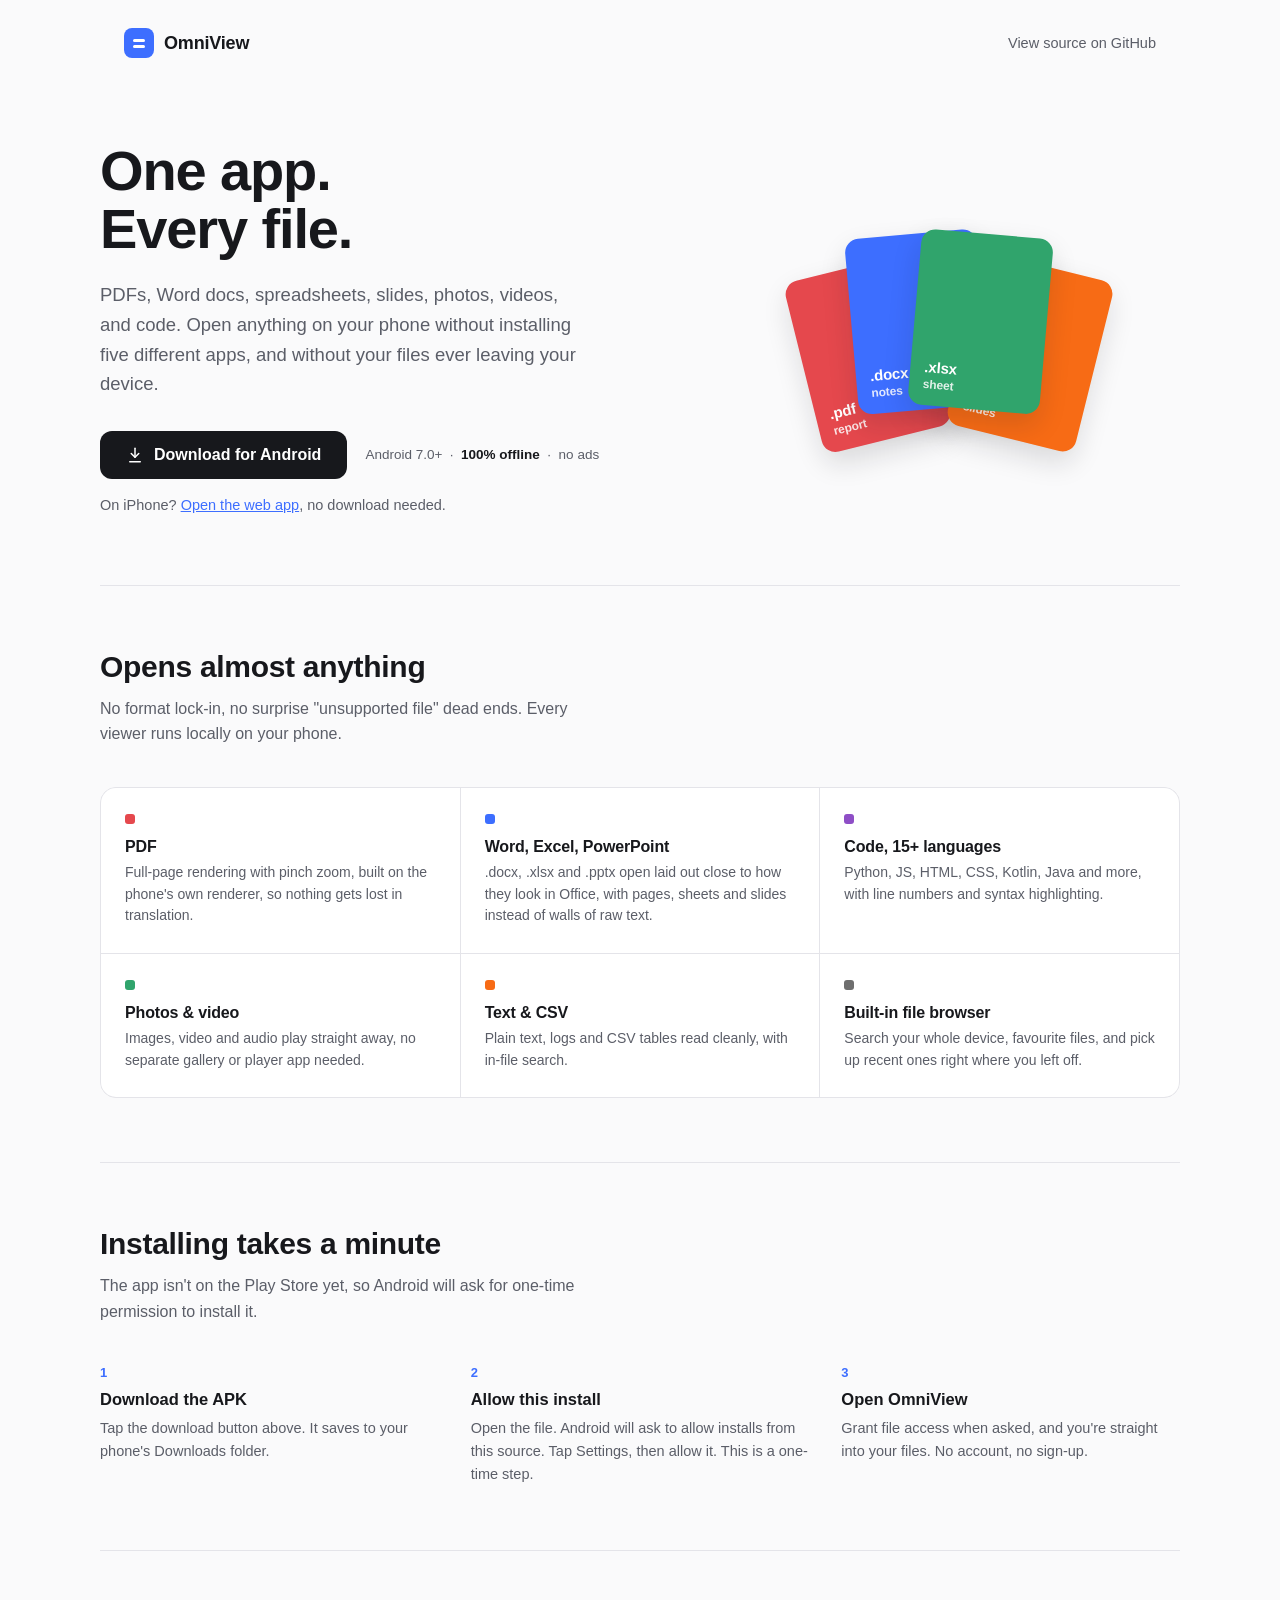
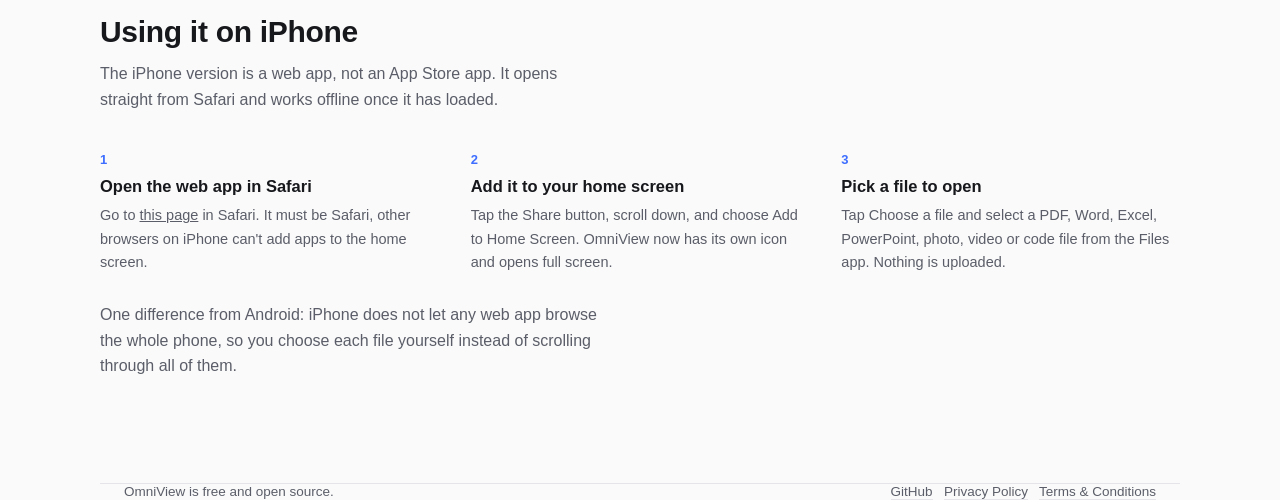
<file: docs/index.html>
<!DOCTYPE html>
<html lang="en">
<head>
<meta charset="UTF-8">
<meta name="viewport" content="width=device-width, initial-scale=1.0">
<title>OmniView: One app. Every file.</title>
<link rel="icon" type="image/svg+xml" href="data:image/svg+xml,%3Csvg xmlns='http://www.w3.org/2000/svg' viewBox='0 0 32 32'%3E%3Crect width='32' height='32' rx='8' fill='%233d6eff'/%3E%3Crect x='9' y='9' width='14' height='2.6' rx='1.3' fill='white'/%3E%3Crect x='9' y='15' width='14' height='2.6' rx='1.3' fill='white'/%3E%3Crect x='9' y='21' width='8' height='2.6' rx='1.3' fill='white'/%3E%3C/svg%3E">
<style>
  :root {
    --bg: #fafafb;
    --ink: #17181c;
    --ink-soft: #5b5e68;
    --line: #e4e4e9;
    --blue: #3d6eff;
    --pdf: #e5484d;
    --doc: #3d6eff;
    --sheet: #30a46c;
    --slide: #f76b15;
    --code: #8e4ec6;
  }
  * { box-sizing: border-box; }
  html, body {
    margin: 0;
    background: var(--bg);
    color: var(--ink);
    font-family: -apple-system, "Segoe UI", Roboto, Inter, Helvetica, Arial, sans-serif;
    -webkit-font-smoothing: antialiased;
  }
  body { padding-top: env(safe-area-inset-top, 0px); }
  a { color: inherit; }

  .wrap {
    max-width: 1080px;
    margin: 0 auto;
    padding: 0 24px;
  }

  /* ---------- Nav ---------- */
  nav.wrap {
    display: flex;
    align-items: center;
    justify-content: space-between;
    padding-top: 28px;
    padding-bottom: 28px;
  }
  .brand {
    display: flex;
    align-items: center;
    gap: 10px;
    font-weight: 700;
    font-size: 18px;
    letter-spacing: -0.01em;
  }
  .brand-mark {
    width: 30px; height: 30px;
    border-radius: 8px;
    background: var(--blue);
    position: relative;
    flex: none;
  }
  .brand-mark::before, .brand-mark::after {
    content: "";
    position: absolute;
    left: 9px; right: 9px;
    height: 2.5px;
    background: #fff;
    border-radius: 2px;
  }
  .brand-mark::before { top: 11px; }
  .brand-mark::after { top: 17px; }
  nav a.source {
    font-size: 14.5px;
    color: var(--ink-soft);
    text-decoration: none;
    border-bottom: 1px solid transparent;
  }
  nav a.source:hover { color: var(--ink); border-bottom-color: var(--ink); }

  /* ---------- Hero ---------- */
  .hero {
    padding: 56px 0 72px;
    display: grid;
    grid-template-columns: 1.1fr 0.9fr;
    gap: 56px;
    align-items: center;
  }
  h1 {
    font-size: 56px;
    line-height: 1.04;
    letter-spacing: -0.02em;
    margin: 0 0 22px;
    font-weight: 700;
  }
  .hero p.lede {
    font-size: 18.5px;
    line-height: 1.6;
    color: var(--ink-soft);
    max-width: 48ch;
    margin: 0 0 32px;
  }
  .cta-row { display: flex; align-items: center; gap: 18px; flex-wrap: wrap; }
  .btn-download {
    display: inline-flex;
    align-items: center;
    gap: 10px;
    background: var(--ink);
    color: #fff;
    text-decoration: none;
    font-weight: 600;
    font-size: 16px;
    padding: 15px 26px;
    border-radius: 12px;
    transition: transform 0.15s ease, background 0.15s ease;
  }
  .btn-download:hover { background: var(--blue); transform: translateY(-1px); }
  .btn-download svg { width: 18px; height: 18px; flex: none; }
  .meta-line {
    font-size: 13.5px;
    color: var(--ink-soft);
  }
  .meta-line strong { color: var(--ink); font-weight: 600; }
  .iphone-line { font-size: 14.5px; color: var(--ink-soft); margin: 18px 0 0; }
  .iphone-line a { color: var(--blue); }

  /* ---------- Hero visual: fanned file cards ---------- */
  .fan {
    position: relative;
    height: 320px;
  }
  .fan .card {
    position: absolute;
    width: 132px;
    height: 176px;
    border-radius: 14px;
    top: 50%; left: 50%;
    box-shadow: 0 12px 28px rgba(20,20,30,0.14);
    display: flex;
    flex-direction: column;
    justify-content: flex-end;
    padding: 14px;
    color: #fff;
    font-weight: 700;
    font-size: 15px;
    letter-spacing: -0.01em;
  }
  .fan .card span { opacity: 0.85; font-weight: 600; font-size: 12px; display: block; margin-top: 2px; }
  .fan .c1 { background: var(--pdf);   transform: translate(-50%,-50%) rotate(-14deg) translate(-86px, 6px); z-index: 1; }
  .fan .c2 { background: var(--doc);   transform: translate(-50%,-50%) rotate(-5deg)  translate(-32px, -8px); z-index: 2; }
  .fan .c3 { background: var(--sheet); transform: translate(-50%,-50%) rotate(5deg)   translate(30px, -8px); z-index: 3; }
  .fan .c4 { background: var(--slide); transform: translate(-50%,-50%) rotate(14deg)  translate(84px, 6px); z-index: 2; }

  /* ---------- Section heading ---------- */
  .section { padding: 64px 0; border-top: 1px solid var(--line); }
  .section h2 {
    font-size: 30px;
    letter-spacing: -0.01em;
    margin: 0 0 12px;
  }
  .section p.sub {
    color: var(--ink-soft);
    font-size: 16px;
    max-width: 56ch;
    margin: 0 0 40px;
    line-height: 1.6;
  }

  /* ---------- Feature grid ---------- */
  .grid {
    display: grid;
    grid-template-columns: repeat(3, 1fr);
    gap: 1px;
    background: var(--line);
    border: 1px solid var(--line);
    border-radius: 16px;
    overflow: hidden;
  }
  .tile {
    background: #fff;
    padding: 26px 24px;
  }
  .tile .dot {
    width: 10px; height: 10px;
    border-radius: 3px;
    margin-bottom: 14px;
  }
  .tile h3 { font-size: 16px; margin: 0 0 6px; letter-spacing: -0.01em; }
  .tile p { font-size: 14px; color: var(--ink-soft); margin: 0; line-height: 1.55; }

  /* ---------- Install steps ---------- */
  .steps {
    display: grid;
    grid-template-columns: repeat(3, 1fr);
    gap: 32px;
  }
  .step .num {
    font-size: 13px;
    font-weight: 700;
    color: var(--blue);
    margin-bottom: 10px;
  }
  .step h3 { font-size: 16.5px; margin: 0 0 8px; }
  .step p { font-size: 14.5px; color: var(--ink-soft); line-height: 1.6; margin: 0; }

  /* ---------- Footer ---------- */
  footer {
    border-top: 1px solid var(--line);
    padding: 32px 0 44px;
    display: flex;
    justify-content: space-between;
    align-items: center;
    font-size: 13.5px;
    color: var(--ink-soft);
    flex-wrap: wrap;
    gap: 12px;
  }
  footer a { text-decoration: none; border-bottom: 1px solid var(--line); }
  footer a:hover { border-bottom-color: var(--ink-soft); }

  /* ---------- Responsive ---------- */
  @media (max-width: 820px) {
    .hero { grid-template-columns: 1fr; gap: 40px; padding-top: 32px; }
    h1 { font-size: 40px; }
    .fan { height: 220px; order: -1; }
    .fan .card { width: 104px; height: 140px; }
    .fan .c1 { transform: translate(-50%,-50%) rotate(-14deg) translate(-62px, 2px); }
    .fan .c2 { transform: translate(-50%,-50%) rotate(-5deg) translate(-22px, -6px); }
    .fan .c3 { transform: translate(-50%,-50%) rotate(5deg) translate(22px, -6px); }
    .fan .c4 { transform: translate(-50%,-50%) rotate(14deg) translate(62px, 2px); }
    .grid { grid-template-columns: 1fr 1fr; }
    .steps { grid-template-columns: 1fr; gap: 26px; }
  }
  @media (max-width: 520px) {
    .grid { grid-template-columns: 1fr; }
    h1 { font-size: 34px; }
  }

  @media (prefers-reduced-motion: reduce) {
    .btn-download { transition: none; }
  }

  :focus-visible { outline: 2px solid var(--blue); outline-offset: 2px; }
</style>
</head>
<body>

<nav class="wrap">
  <div class="brand"><span class="brand-mark"></span>OmniView</div>
  <a class="source" href="https://github.com/naitikgupta-gtb/OmniView" target="_blank" rel="noopener">View source on GitHub</a>
</nav>

<header class="hero wrap">
  <div>
    <h1>One app.<br>Every file.</h1>
    <p class="lede">PDFs, Word docs, spreadsheets, slides, photos, videos, and code. Open anything on your phone without installing five different apps, and without your files ever leaving your device.</p>
    <div class="cta-row">
      <a class="btn-download" href="https://github.com/naitikgupta-gtb/OmniView/releases/latest/download/app-debug.apk">
        <svg viewBox="0 0 24 24" fill="none" stroke="currentColor" stroke-width="2" stroke-linecap="round" stroke-linejoin="round"><path d="M12 3v12"/><path d="m7 10 5 5 5-5"/><path d="M5 21h14"/></svg>
        Download for Android
      </a>
      <span class="meta-line">Android 7.0+ &nbsp;·&nbsp; <strong>100% offline</strong> &nbsp;·&nbsp; no ads</span>
    </div>
    <p class="iphone-line">On iPhone? <a href="app/">Open the web app</a>, no download needed.</p>
  </div>
  <div class="fan" aria-hidden="true">
    <div class="card c1">.pdf<span>report</span></div>
    <div class="card c2">.docx<span>notes</span></div>
    <div class="card c3">.xlsx<span>sheet</span></div>
    <div class="card c4">.pptx<span>slides</span></div>
  </div>
</header>

<section class="section wrap">
  <h2>Opens almost anything</h2>
  <p class="sub">No format lock-in, no surprise "unsupported file" dead ends. Every viewer runs locally on your phone.</p>
  <div class="grid">
    <div class="tile">
      <div class="dot" style="background:var(--pdf)"></div>
      <h3>PDF</h3>
      <p>Full-page rendering with pinch zoom, built on the phone's own renderer, so nothing gets lost in translation.</p>
    </div>
    <div class="tile">
      <div class="dot" style="background:var(--doc)"></div>
      <h3>Word, Excel, PowerPoint</h3>
      <p>.docx, .xlsx and .pptx open laid out close to how they look in Office, with pages, sheets and slides instead of walls of raw text.</p>
    </div>
    <div class="tile">
      <div class="dot" style="background:var(--code)"></div>
      <h3>Code, 15+ languages</h3>
      <p>Python, JS, HTML, CSS, Kotlin, Java and more, with line numbers and syntax highlighting.</p>
    </div>
    <div class="tile">
      <div class="dot" style="background:var(--sheet)"></div>
      <h3>Photos &amp; video</h3>
      <p>Images, video and audio play straight away, no separate gallery or player app needed.</p>
    </div>
    <div class="tile">
      <div class="dot" style="background:var(--slide)"></div>
      <h3>Text &amp; CSV</h3>
      <p>Plain text, logs and CSV tables read cleanly, with in-file search.</p>
    </div>
    <div class="tile">
      <div class="dot" style="background:#6e6e6e"></div>
      <h3>Built-in file browser</h3>
      <p>Search your whole device, favourite files, and pick up recent ones right where you left off.</p>
    </div>
  </div>
</section>

<section class="section wrap">
  <h2>Installing takes a minute</h2>
  <p class="sub">The app isn't on the Play Store yet, so Android will ask for one-time permission to install it.</p>
  <div class="steps">
    <div class="step">
      <div class="num">1</div>
      <h3>Download the APK</h3>
      <p>Tap the download button above. It saves to your phone's Downloads folder.</p>
    </div>
    <div class="step">
      <div class="num">2</div>
      <h3>Allow this install</h3>
      <p>Open the file. Android will ask to allow installs from this source. Tap Settings, then allow it. This is a one-time step.</p>
    </div>
    <div class="step">
      <div class="num">3</div>
      <h3>Open OmniView</h3>
      <p>Grant file access when asked, and you're straight into your files. No account, no sign-up.</p>
    </div>
  </div>
</section>

<section class="section wrap">
  <h2>Using it on iPhone</h2>
  <p class="sub">The iPhone version is a web app, not an App Store app. It opens straight from Safari and works offline once it has loaded.</p>
  <div class="steps">
    <div class="step">
      <div class="num">1</div>
      <h3>Open the web app in Safari</h3>
      <p>Go to <a href="app/">this page</a> in Safari. It must be Safari, other browsers on iPhone can't add apps to the home screen.</p>
    </div>
    <div class="step">
      <div class="num">2</div>
      <h3>Add it to your home screen</h3>
      <p>Tap the Share button, scroll down, and choose Add to Home Screen. OmniView now has its own icon and opens full screen.</p>
    </div>
    <div class="step">
      <div class="num">3</div>
      <h3>Pick a file to open</h3>
      <p>Tap Choose a file and select a PDF, Word, Excel, PowerPoint, photo, video or code file from the Files app. Nothing is uploaded.</p>
    </div>
  </div>
  <p class="sub" style="margin-top:28px">One difference from Android: iPhone does not let any web app browse the whole phone, so you choose each file yourself instead of scrolling through all of them.</p>
</section>

<footer class="wrap">
  <span>OmniView is free and open source.</span>
  <span>
    <a href="https://github.com/naitikgupta-gtb/OmniView" target="_blank" rel="noopener">GitHub</a>
    &nbsp; <a href="privacy.html">Privacy Policy</a>
    &nbsp; <a href="terms.html">Terms &amp; Conditions</a>
  </span>
</footer>

</body>
</html>
</file>
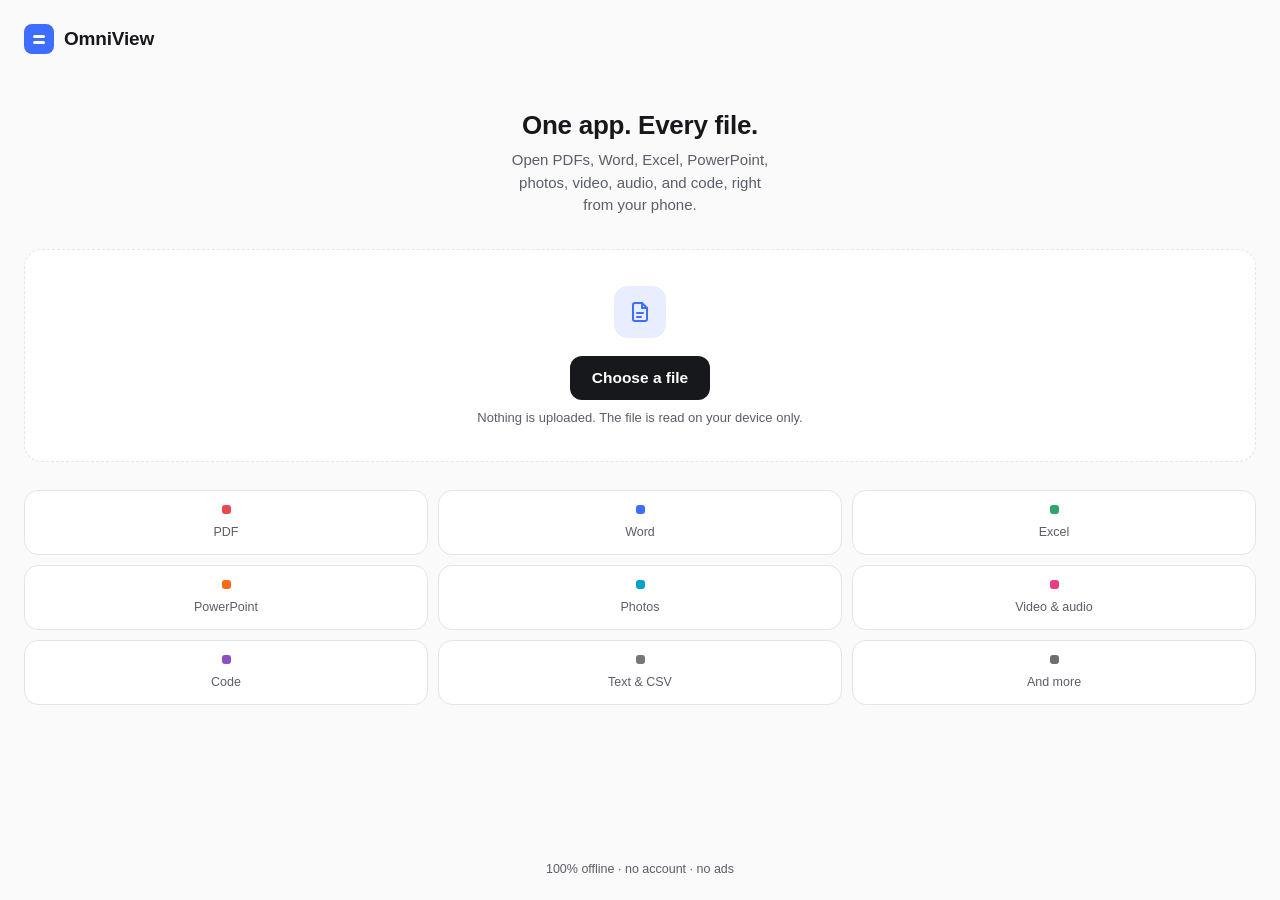
<file: docs/app/index.html>
<!DOCTYPE html>
<html lang="en">
<head>
<meta charset="UTF-8">
<meta name="viewport" content="width=device-width, initial-scale=1, viewport-fit=cover, maximum-scale=1, user-scalable=no">
<title>OmniView</title>
<meta name="theme-color" content="#3d6eff">
<meta name="apple-mobile-web-app-capable" content="yes">
<meta name="apple-mobile-web-app-status-bar-style" content="default">
<meta name="apple-mobile-web-app-title" content="OmniView">
<meta name="mobile-web-app-capable" content="yes">
<link rel="manifest" href="manifest.json">
<link rel="apple-touch-icon" href="icons/icon-180.png">
<link rel="icon" type="image/png" href="icons/icon-192.png">
<link rel="stylesheet" href="style.css">
</head>
<body>

<div id="app">

  <!-- Home: file picker -->
  <section class="home" id="homeScreen">
    <div class="home-brand"><span class="brand-mark"></span>OmniView</div>

    <div class="home-hero">
      <h1>One app. Every file.</h1>
      <p>Open PDFs, Word, Excel, PowerPoint, photos, video, audio, and code, right from your phone.</p>
    </div>

    <div class="picker" id="pickerBox">
      <div class="picker-icon">
        <svg viewBox="0 0 24 24" fill="none" stroke="currentColor" stroke-width="2" stroke-linecap="round" stroke-linejoin="round"><path d="M14 3H7a2 2 0 0 0-2 2v14a2 2 0 0 0 2 2h10a2 2 0 0 0 2-2V8z"/><path d="M14 3v5h5"/><path d="M9 13h6"/><path d="M9 17h4"/></svg>
      </div>
      <button class="choose-btn" id="chooseBtn">Choose a file</button>
      <div class="picker-note">Nothing is uploaded. The file is read on your device only.</div>
      <input type="file" id="fileInput" style="display:none">
    </div>

    <div class="category-grid">
      <div class="category-chip"><div class="dot" style="background:var(--pdf)"></div><span>PDF</span></div>
      <div class="category-chip"><div class="dot" style="background:var(--doc)"></div><span>Word</span></div>
      <div class="category-chip"><div class="dot" style="background:var(--sheet)"></div><span>Excel</span></div>
      <div class="category-chip"><div class="dot" style="background:var(--slide)"></div><span>PowerPoint</span></div>
      <div class="category-chip"><div class="dot" style="background:var(--image)"></div><span>Photos</span></div>
      <div class="category-chip"><div class="dot" style="background:var(--video)"></div><span>Video &amp; audio</span></div>
      <div class="category-chip"><div class="dot" style="background:var(--code)"></div><span>Code</span></div>
      <div class="category-chip"><div class="dot" style="background:var(--text)"></div><span>Text &amp; CSV</span></div>
      <div class="category-chip"><div class="dot" style="background:var(--archive)"></div><span>And more</span></div>
    </div>

    <div class="home-footer">100% offline &middot; no account &middot; no ads</div>
  </section>

  <!-- Viewer -->
  <section class="viewer" id="viewerScreen">
    <div class="viewer-bar">
      <button class="back-btn" id="backBtn" aria-label="Back">
        <svg viewBox="0 0 24 24" fill="none" stroke="currentColor" stroke-width="2" stroke-linecap="round" stroke-linejoin="round"><path d="m15 18-6-6 6-6"/></svg>
      </button>
      <div class="viewer-title" id="viewerTitle">File</div>
    </div>
    <div class="viewer-body" id="viewerBody"></div>
  </section>

</div>

<script src="lib/pdf.min.js"></script>
<script src="lib/mammoth.browser.min.js"></script>
<script src="lib/xlsx.full.min.js"></script>
<script src="lib/pptx-preview.bundle.js"></script>
<script src="code-highlight.js"></script>
<script src="app.js"></script>
</body>
</html>
</file>
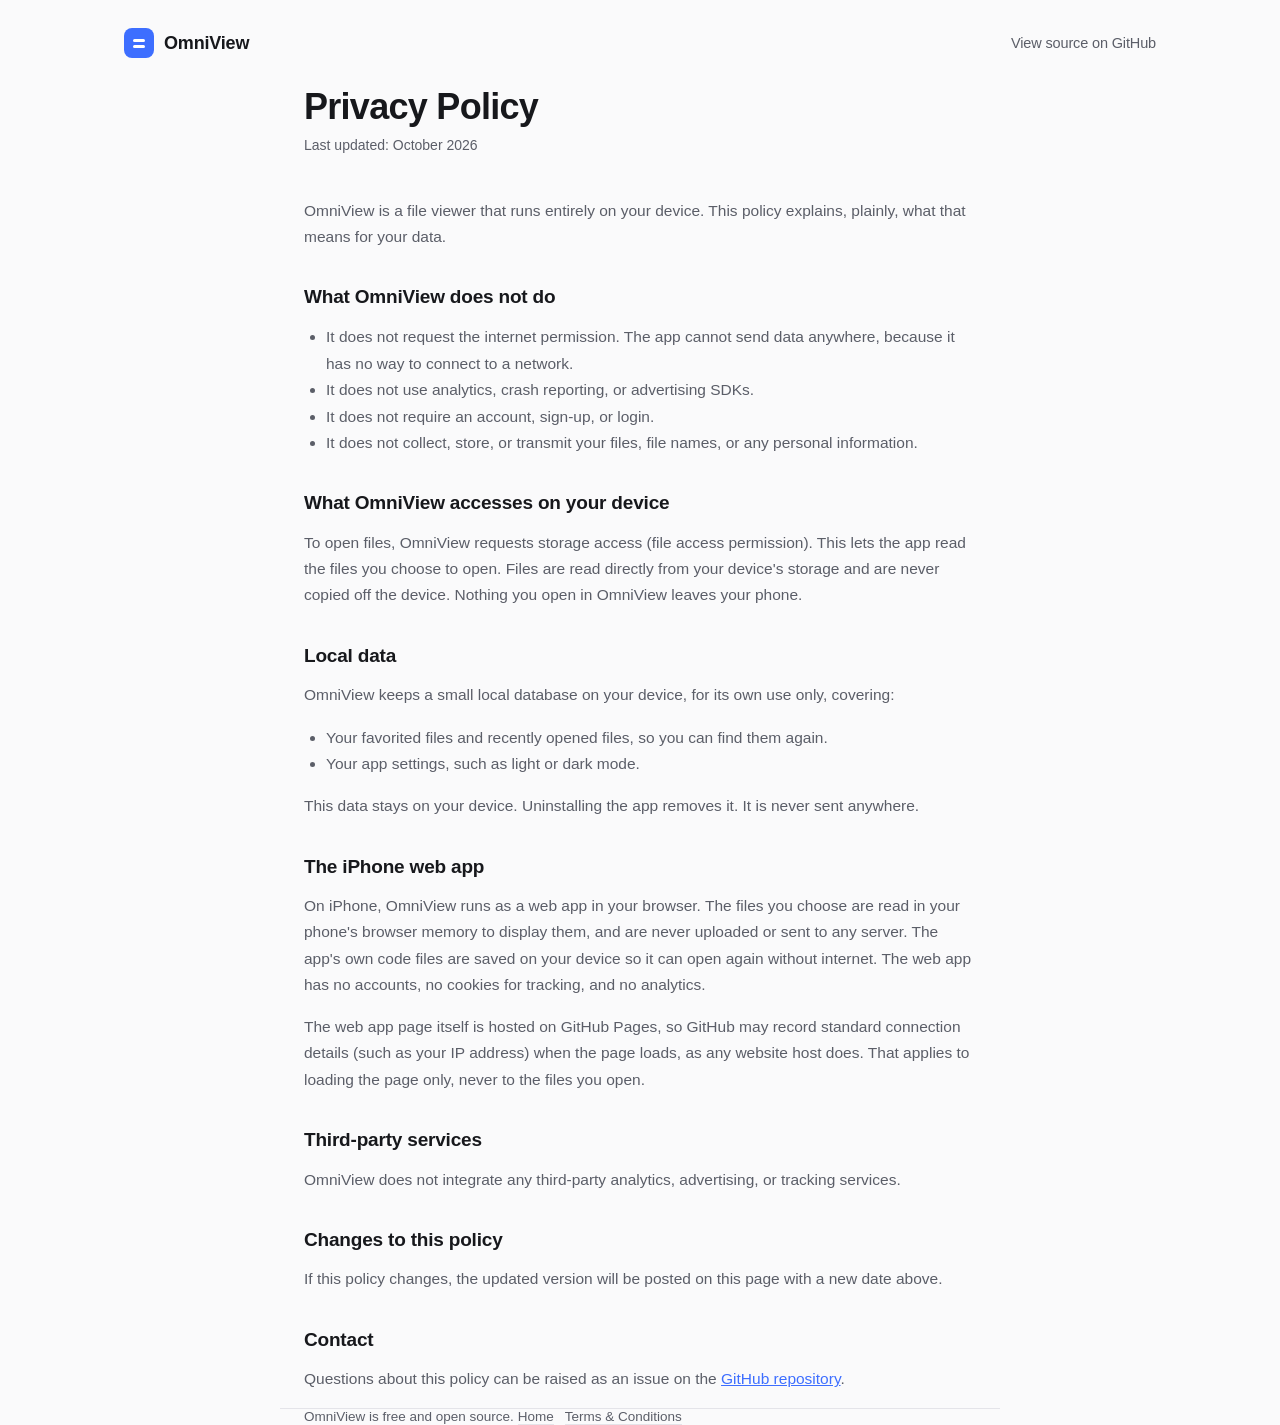
<file: docs/privacy.html>
<!DOCTYPE html>
<html lang="en">
<head>
<meta charset="UTF-8">
<meta name="viewport" content="width=device-width, initial-scale=1.0">
<title>Privacy Policy: OmniView</title>
<link rel="icon" type="image/svg+xml" href="data:image/svg+xml,%3Csvg xmlns='http://www.w3.org/2000/svg' viewBox='0 0 32 32'%3E%3Crect width='32' height='32' rx='8' fill='%233d6eff'/%3E%3Crect x='9' y='9' width='14' height='2.6' rx='1.3' fill='white'/%3E%3Crect x='9' y='15' width='14' height='2.6' rx='1.3' fill='white'/%3E%3Crect x='9' y='21' width='8' height='2.6' rx='1.3' fill='white'/%3E%3C/svg%3E">
<style>
  :root { --bg:#fafafb; --ink:#17181c; --ink-soft:#5b5e68; --line:#e4e4e9; --blue:#3d6eff; }
  * { box-sizing: border-box; }
  html, body { margin:0; background:var(--bg); color:var(--ink); font-family:-apple-system,"Segoe UI",Roboto,Inter,Helvetica,Arial,sans-serif; -webkit-font-smoothing:antialiased; }
  a { color: var(--blue); }
  .wrap { max-width: 720px; margin: 0 auto; padding: 0 24px; }
  nav.wrap { display:flex; align-items:center; justify-content:space-between; padding: 28px 24px; max-width: 1080px; }
  .brand { display:flex; align-items:center; gap:10px; font-weight:700; font-size:18px; letter-spacing:-0.01em; text-decoration:none; color: var(--ink); }
  .brand-mark { width:30px; height:30px; border-radius:8px; background:var(--blue); position:relative; flex:none; }
  .brand-mark::before, .brand-mark::after { content:""; position:absolute; left:9px; right:9px; height:2.5px; background:#fff; border-radius:2px; }
  .brand-mark::before { top:11px; } .brand-mark::after { top:17px; }
  main { padding: 20px 0 80px; }
  h1 { font-size: 36px; letter-spacing:-0.02em; margin: 0 0 6px; }
  .updated { color: var(--ink-soft); font-size: 14px; margin: 0 0 40px; }
  h2 { font-size: 19px; margin: 36px 0 10px; letter-spacing:-0.01em; }
  p, li { font-size: 15.5px; line-height: 1.7; color: var(--ink-soft); }
  ul { padding-left: 22px; }
  footer { border-top:1px solid var(--line); padding:32px 0 44px; font-size:13.5px; color:var(--ink-soft); }
  footer .wrap { display:flex; justify-content:space-between; flex-wrap:wrap; gap:12px; }
  footer a { text-decoration:none; border-bottom:1px solid var(--line); color: var(--ink-soft); }
  footer a:hover { border-bottom-color: var(--ink-soft); }
</style>
</head>
<body>

<nav class="wrap">
  <a class="brand" href="index.html"><span class="brand-mark"></span>OmniView</a>
  <a class="brand" style="font-weight:500;font-size:14.5px;color:var(--ink-soft)" href="https://github.com/naitikgupta-gtb/OmniView" target="_blank" rel="noopener">View source on GitHub</a>
</nav>

<main class="wrap">
  <h1>Privacy Policy</h1>
  <p class="updated">Last updated: October 2026</p>

  <p>OmniView is a file viewer that runs entirely on your device. This policy explains, plainly, what that means for your data.</p>

  <h2>What OmniView does not do</h2>
  <ul>
    <li>It does not request the internet permission. The app cannot send data anywhere, because it has no way to connect to a network.</li>
    <li>It does not use analytics, crash reporting, or advertising SDKs.</li>
    <li>It does not require an account, sign-up, or login.</li>
    <li>It does not collect, store, or transmit your files, file names, or any personal information.</li>
  </ul>

  <h2>What OmniView accesses on your device</h2>
  <p>To open files, OmniView requests storage access (file access permission). This lets the app read the files you choose to open. Files are read directly from your device's storage and are never copied off the device. Nothing you open in OmniView leaves your phone.</p>

  <h2>Local data</h2>
  <p>OmniView keeps a small local database on your device, for its own use only, covering:</p>
  <ul>
    <li>Your favorited files and recently opened files, so you can find them again.</li>
    <li>Your app settings, such as light or dark mode.</li>
  </ul>
  <p>This data stays on your device. Uninstalling the app removes it. It is never sent anywhere.</p>

  <h2>The iPhone web app</h2>
  <p>On iPhone, OmniView runs as a web app in your browser. The files you choose are read in your phone's browser memory to display them, and are never uploaded or sent to any server. The app's own code files are saved on your device so it can open again without internet. The web app has no accounts, no cookies for tracking, and no analytics.</p>
  <p>The web app page itself is hosted on GitHub Pages, so GitHub may record standard connection details (such as your IP address) when the page loads, as any website host does. That applies to loading the page only, never to the files you open.</p>

  <h2>Third-party services</h2>
  <p>OmniView does not integrate any third-party analytics, advertising, or tracking services.</p>

  <h2>Changes to this policy</h2>
  <p>If this policy changes, the updated version will be posted on this page with a new date above.</p>

  <h2>Contact</h2>
  <p>Questions about this policy can be raised as an issue on the <a href="https://github.com/naitikgupta-gtb/OmniView" target="_blank" rel="noopener">GitHub repository</a>.</p>
</main>

<footer class="wrap">
  <span>OmniView is free and open source.</span>
  <span><a href="index.html">Home</a> &nbsp; <a href="terms.html">Terms &amp; Conditions</a></span>
</footer>

</body>
</html>
</file>
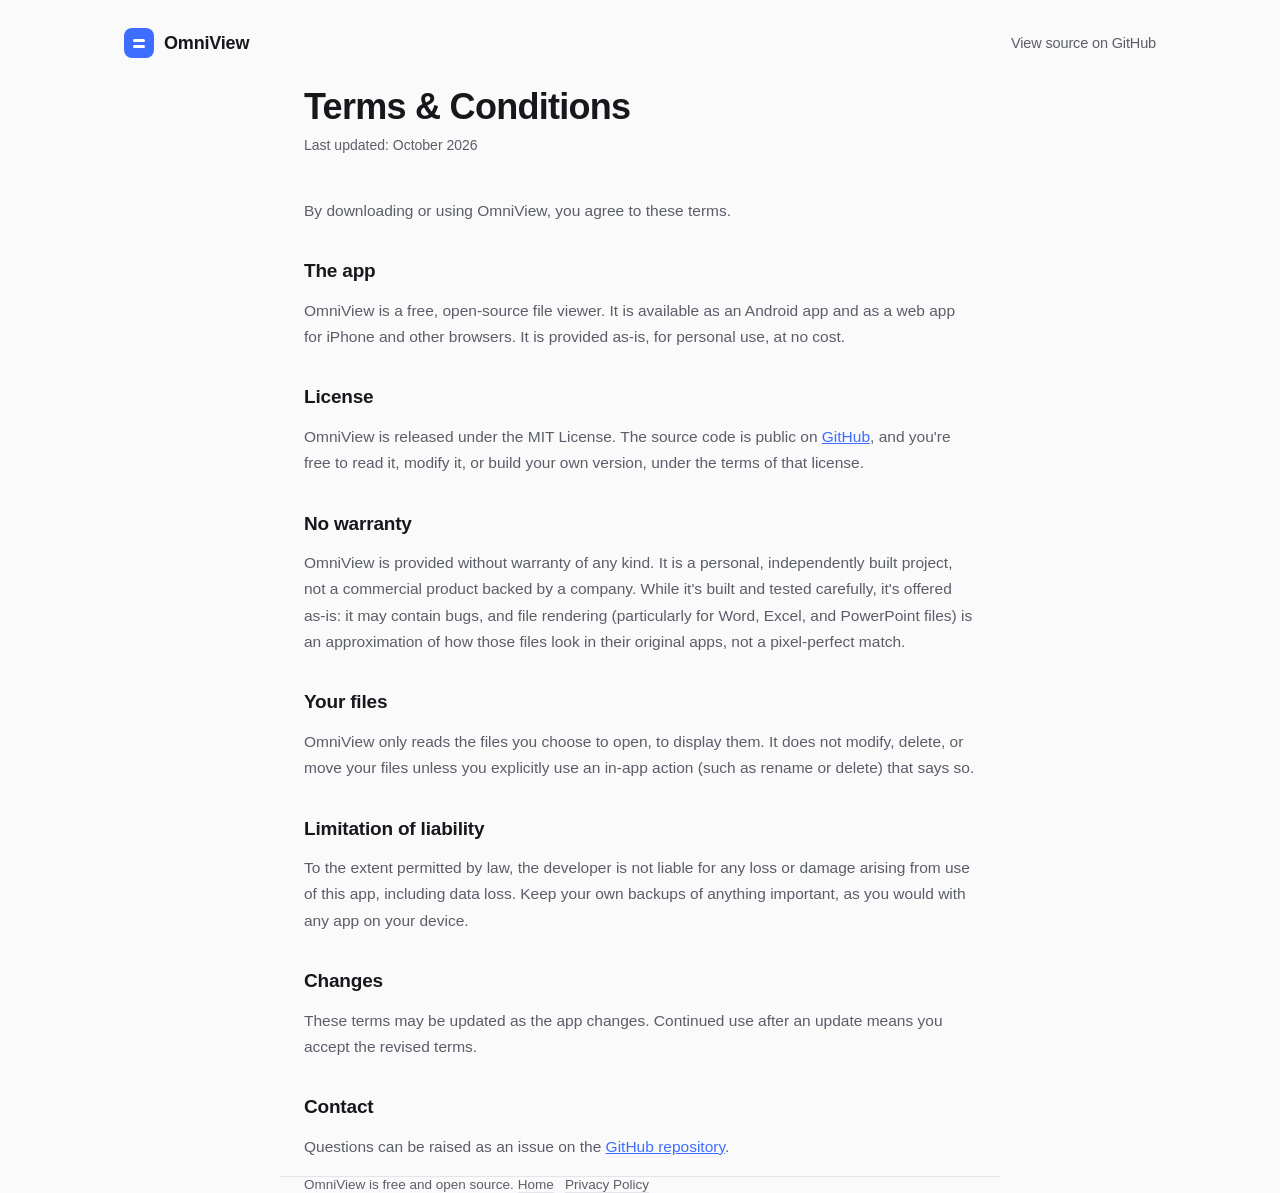
<file: docs/terms.html>
<!DOCTYPE html>
<html lang="en">
<head>
<meta charset="UTF-8">
<meta name="viewport" content="width=device-width, initial-scale=1.0">
<title>Terms &amp; Conditions: OmniView</title>
<link rel="icon" type="image/svg+xml" href="data:image/svg+xml,%3Csvg xmlns='http://www.w3.org/2000/svg' viewBox='0 0 32 32'%3E%3Crect width='32' height='32' rx='8' fill='%233d6eff'/%3E%3Crect x='9' y='9' width='14' height='2.6' rx='1.3' fill='white'/%3E%3Crect x='9' y='15' width='14' height='2.6' rx='1.3' fill='white'/%3E%3Crect x='9' y='21' width='8' height='2.6' rx='1.3' fill='white'/%3E%3C/svg%3E">
<style>
  :root { --bg:#fafafb; --ink:#17181c; --ink-soft:#5b5e68; --line:#e4e4e9; --blue:#3d6eff; }
  * { box-sizing: border-box; }
  html, body { margin:0; background:var(--bg); color:var(--ink); font-family:-apple-system,"Segoe UI",Roboto,Inter,Helvetica,Arial,sans-serif; -webkit-font-smoothing:antialiased; }
  a { color: var(--blue); }
  .wrap { max-width: 720px; margin: 0 auto; padding: 0 24px; }
  nav.wrap { display:flex; align-items:center; justify-content:space-between; padding: 28px 24px; max-width: 1080px; }
  .brand { display:flex; align-items:center; gap:10px; font-weight:700; font-size:18px; letter-spacing:-0.01em; text-decoration:none; color: var(--ink); }
  .brand-mark { width:30px; height:30px; border-radius:8px; background:var(--blue); position:relative; flex:none; }
  .brand-mark::before, .brand-mark::after { content:""; position:absolute; left:9px; right:9px; height:2.5px; background:#fff; border-radius:2px; }
  .brand-mark::before { top:11px; } .brand-mark::after { top:17px; }
  main { padding: 20px 0 80px; }
  h1 { font-size: 36px; letter-spacing:-0.02em; margin: 0 0 6px; }
  .updated { color: var(--ink-soft); font-size: 14px; margin: 0 0 40px; }
  h2 { font-size: 19px; margin: 36px 0 10px; letter-spacing:-0.01em; }
  p, li { font-size: 15.5px; line-height: 1.7; color: var(--ink-soft); }
  ul { padding-left: 22px; }
  footer { border-top:1px solid var(--line); padding:32px 0 44px; font-size:13.5px; color:var(--ink-soft); }
  footer .wrap { display:flex; justify-content:space-between; flex-wrap:wrap; gap:12px; }
  footer a { text-decoration:none; border-bottom:1px solid var(--line); color: var(--ink-soft); }
  footer a:hover { border-bottom-color: var(--ink-soft); }
</style>
</head>
<body>

<nav class="wrap">
  <a class="brand" href="index.html"><span class="brand-mark"></span>OmniView</a>
  <a class="brand" style="font-weight:500;font-size:14.5px;color:var(--ink-soft)" href="https://github.com/naitikgupta-gtb/OmniView" target="_blank" rel="noopener">View source on GitHub</a>
</nav>

<main class="wrap">
  <h1>Terms &amp; Conditions</h1>
  <p class="updated">Last updated: October 2026</p>

  <p>By downloading or using OmniView, you agree to these terms.</p>

  <h2>The app</h2>
  <p>OmniView is a free, open-source file viewer. It is available as an Android app and as a web app for iPhone and other browsers. It is provided as-is, for personal use, at no cost.</p>

  <h2>License</h2>
  <p>OmniView is released under the MIT License. The source code is public on <a href="https://github.com/naitikgupta-gtb/OmniView" target="_blank" rel="noopener">GitHub</a>, and you're free to read it, modify it, or build your own version, under the terms of that license.</p>

  <h2>No warranty</h2>
  <p>OmniView is provided without warranty of any kind. It is a personal, independently built project, not a commercial product backed by a company. While it's built and tested carefully, it's offered as-is: it may contain bugs, and file rendering (particularly for Word, Excel, and PowerPoint files) is an approximation of how those files look in their original apps, not a pixel-perfect match.</p>

  <h2>Your files</h2>
  <p>OmniView only reads the files you choose to open, to display them. It does not modify, delete, or move your files unless you explicitly use an in-app action (such as rename or delete) that says so.</p>

  <h2>Limitation of liability</h2>
  <p>To the extent permitted by law, the developer is not liable for any loss or damage arising from use of this app, including data loss. Keep your own backups of anything important, as you would with any app on your device.</p>

  <h2>Changes</h2>
  <p>These terms may be updated as the app changes. Continued use after an update means you accept the revised terms.</p>

  <h2>Contact</h2>
  <p>Questions can be raised as an issue on the <a href="https://github.com/naitikgupta-gtb/OmniView" target="_blank" rel="noopener">GitHub repository</a>.</p>
</main>

<footer class="wrap">
  <span>OmniView is free and open source.</span>
  <span><a href="index.html">Home</a> &nbsp; <a href="privacy.html">Privacy Policy</a></span>
</footer>

</body>
</html>
</file>
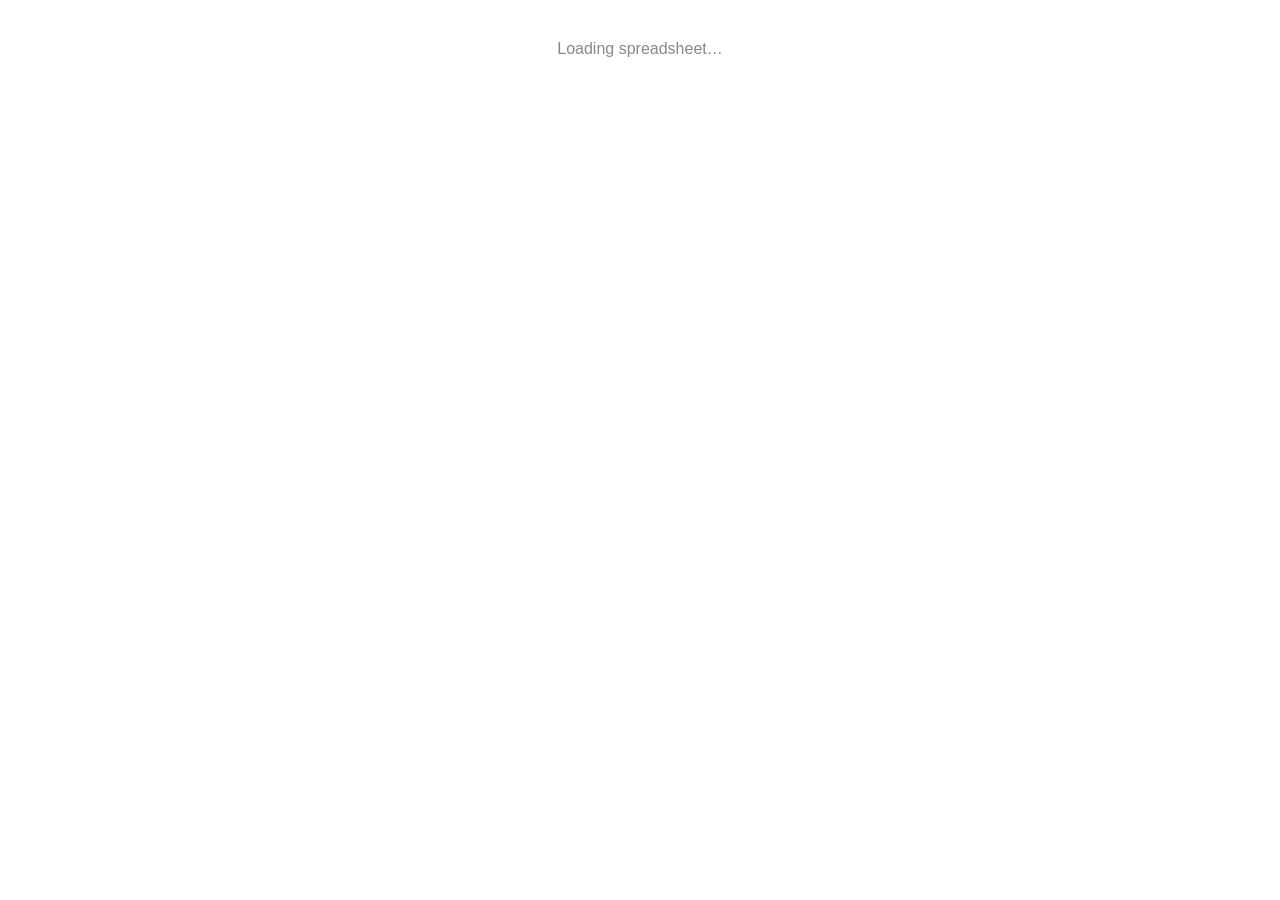
<file: app/src/main/assets/office/xlsx_viewer.html>
<!DOCTYPE html>
<html>
<head>
<meta charset="utf-8">
<meta name="viewport" content="width=device-width, initial-scale=1">
<script src="xlsx.full.min.js"></script>
<script src="viewer_controls.js"></script>
<style>
  body { font-family: sans-serif; margin: 0; color: #222; }
  .tabs {
    display: flex; overflow-x: auto; background: #f0f4f2; position: sticky; top: 0;
    border-bottom: 3px solid #30A46C; z-index: 10; box-shadow: 0 1px 4px rgba(0,0,0,0.08);
  }
  .tab { padding: 14px 20px; cursor: pointer; white-space: nowrap; font-size: 15px; color: #557a68; font-weight: 500; }
  .tab.active { background: #fff; color: #1b7a4c; font-weight: 700; border-bottom: 4px solid #30A46C; margin-bottom: -3px; }
  .sheet-wrap { display: none; padding: 4px; overflow-x: auto; }
  .sheet-wrap.active { display: block; }
  #sheet-scale-target { display: inline-block; }
  table { border-collapse: collapse; width: max-content; font-size: 13px; }
  td, th { border: 1px solid #ddd; padding: 5px 10px; white-space: nowrap; }
  th, table tr:first-child td { background: #eef7f1; font-weight: bold; }
  #status { color: #888; text-align: center; margin-top: 40px; }
</style>
</head>
<body>
<div id="tabs"></div>
<div id="sheets"><div id="status">Loading spreadsheet…</div></div>
<script>
function base64ToArrayBuffer(base64) {
  var binary = atob(base64);
  var bytes = new Uint8Array(binary.length);
  for (var i = 0; i < binary.length; i++) bytes[i] = binary.charCodeAt(i);
  return bytes.buffer;
}
var sheetCount = 0;
function showSheet(i) {
  document.querySelectorAll('.tab').forEach(function (t, idx) { t.className = 'tab' + (idx === i ? ' active' : ''); });
  document.querySelectorAll('.sheet-wrap').forEach(function (s, idx) { s.className = 'sheet-wrap' + (idx === i ? ' active' : ''); });
  if (window.OmniViewerControls) {
    var name = document.querySelectorAll('.tab')[i] ? document.querySelectorAll('.tab')[i].innerText : '';
    OmniViewerControls.setLabel('Sheet ' + (i + 1) + ' / ' + sheetCount + (name ? ' \u2014 ' + name : ''));
    OmniViewerControls.refreshPages();
  }
}
function renderSheet(base64) {
  try {
    var data = new Uint8Array(base64ToArrayBuffer(base64));
    var workbook = XLSX.read(data, { type: 'array' });
    var tabsEl = document.getElementById('tabs');
    tabsEl.setAttribute('data-notap', '1');
    tabsEl.className = 'tabs';
    var sheetsEl = document.getElementById('sheets');
    sheetsEl.innerHTML = '';
    tabsEl.innerHTML = '';
    sheetCount = workbook.SheetNames.length;

    workbook.SheetNames.forEach(function (name, i) {
      var tab = document.createElement('div');
      tab.className = 'tab' + (i === 0 ? ' active' : '');
      tab.innerText = name;
      tab.onclick = function () { showSheet(i); };
      tabsEl.appendChild(tab);

      var div = document.createElement('div');
      div.className = 'sheet-wrap' + (i === 0 ? ' active' : '');
      div.innerHTML = XLSX.utils.sheet_to_html(workbook.Sheets[name]);
      sheetsEl.appendChild(div);
    });

    if (sheetCount === 0) {
      sheetsEl.innerHTML = '<div id="status">No sheets found in this file.</div>';
      return;
    }

    OmniViewerControls.init({
      zoomTargetSelector: '#sheets',
      indicatorTop: '60px',
      label: 'Sheet'
    });
    showSheet(0);
  } catch (e) {
    document.getElementById('sheets').innerHTML = '<div style="color:#c0392b;padding:16px">Could not render this spreadsheet: ' + e.message + '</div>';
  }
}
</script>
</body>
</html>
</file>
<file: docs/app/style.css>
:root {
  --bg: #fafafb;
  --ink: #17181c;
  --ink-soft: #5b5e68;
  --line: #e4e4e9;
  --blue: #3d6eff;

  --pdf: #e5484d;
  --doc: #3d6eff;
  --sheet: #30a46c;
  --slide: #f76b15;
  --code: #8e4ec6;
  --image: #00a2c7;
  --video: #e93d82;
  --audio: #ffb224;
  --archive: #6e6e6e;
  --text: #767676;
}

* { box-sizing: border-box; -webkit-tap-highlight-color: transparent; }
html, body {
  margin: 0; height: 100%;
  background: var(--bg); color: var(--ink);
  font-family: -apple-system, "Segoe UI", Roboto, Helvetica, Arial, sans-serif;
  -webkit-font-smoothing: antialiased;
  overscroll-behavior-y: contain;
}
#app { height: 100%; display: flex; flex-direction: column; }
button { font-family: inherit; }
img, video { max-width: 100%; }

/* ---------- Home screen ---------- */
.home {
  flex: 1;
  display: flex; flex-direction: column;
  padding: max(24px, env(safe-area-inset-top)) 24px calc(24px + env(safe-area-inset-bottom));
}
.home-brand {
  display: flex; align-items: center; gap: 10px;
  font-weight: 700; font-size: 19px; letter-spacing: -0.01em;
  margin-bottom: 44px;
}
.brand-mark { width: 30px; height: 30px; border-radius: 8px; background: var(--blue); position: relative; flex: none; }
.brand-mark::before, .brand-mark::after { content: ""; position: absolute; left: 9px; right: 9px; height: 2.5px; background: #fff; border-radius: 2px; }
.brand-mark::before { top: 11px; } .brand-mark::after { top: 17px; }

.home-hero { text-align: center; margin: 12px 0 32px; }
.home-hero h1 { font-size: 26px; letter-spacing: -0.01em; margin: 0 0 8px; }
.home-hero p { color: var(--ink-soft); font-size: 15px; line-height: 1.5; margin: 0; max-width: 32ch; margin-inline: auto; }

.picker {
  border: 1.5px dashed var(--line);
  border-radius: 18px;
  padding: 36px 20px;
  text-align: center;
  background: #fff;
  margin-bottom: 28px;
}
.picker-icon {
  width: 52px; height: 52px; margin: 0 auto 14px;
  border-radius: 14px; background: color-mix(in srgb, var(--blue) 12%, white);
  display: flex; align-items: center; justify-content: center;
}
.picker-icon svg { width: 24px; height: 24px; color: var(--blue); }
.choose-btn {
  background: var(--ink); color: #fff; border: none;
  font-weight: 600; font-size: 15.5px;
  padding: 13px 22px; border-radius: 12px;
  margin-top: 4px;
}
.choose-btn:active { background: var(--blue); }
.picker-note { font-size: 13px; color: var(--ink-soft); margin-top: 10px; }

.category-grid {
  display: grid; grid-template-columns: repeat(3, 1fr); gap: 10px;
}
.category-chip {
  background: #fff; border: 1px solid var(--line); border-radius: 14px;
  padding: 14px 10px; text-align: center;
}
.category-chip .dot { width: 9px; height: 9px; border-radius: 3px; margin: 0 auto 8px; }
.category-chip span { font-size: 12.5px; color: var(--ink-soft); font-weight: 500; }

.home-footer { text-align: center; color: var(--ink-soft); font-size: 12.5px; margin-top: auto; padding-top: 28px; }

/* ---------- Viewer screen ---------- */
.viewer { flex: 1; display: none; flex-direction: column; min-height: 0; }
.viewer.active { display: flex; }

.viewer-bar {
  display: flex; align-items: center; gap: 12px;
  padding: calc(10px + env(safe-area-inset-top)) 14px 10px;
  border-bottom: 1px solid var(--line);
  background: #fff; flex: none;
}
.back-btn {
  background: none; border: none; padding: 6px;
  display: flex; align-items: center; justify-content: center;
  color: var(--ink); flex: none;
}
.back-btn svg { width: 22px; height: 22px; }
.viewer-title { font-weight: 600; font-size: 15px; overflow: hidden; text-overflow: ellipsis; white-space: nowrap; flex: 1; }

.viewer-body { flex: 1; min-height: 0; overflow: auto; background: #fff; position: relative; touch-action: pan-x pan-y; -webkit-overflow-scrolling: touch; }
.viewer-body.on-grey { background: #e4e4ea; }

.center-msg {
  position: absolute; inset: 0; display: flex; align-items: center; justify-content: center;
  flex-direction: column; gap: 10px; color: var(--ink-soft); font-size: 14.5px; text-align: center; padding: 24px;
}
.spinner {
  width: 30px; height: 30px; border-radius: 50%;
  border: 3px solid var(--line); border-top-color: var(--blue);
  animation: spin 0.8s linear infinite;
}
@keyframes spin { to { transform: rotate(360deg); } }

/* Simple viewers */
.img-view { height: 100%; display: flex; align-items: center; justify-content: center; background: #111; touch-action: none; }
.img-view img { max-height: 100%; transform-origin: center; }

.media-view { height: 100%; display: flex; flex-direction: column; align-items: center; justify-content: center; gap: 16px; padding: 24px; }
.media-view video { width: 100%; border-radius: 10px; background: #000; }
.media-view audio { width: 100%; }
.audio-badge { font-size: 56px; }

.text-view { padding: 14px 16px; font-family: ui-monospace, SFMono-Regular, Menlo, Consolas, monospace; font-size: 14px; line-height: 1.5; white-space: pre-wrap; word-break: break-word; touch-action: pan-y; }
.code-view { padding: 12px 0; font-family: ui-monospace, SFMono-Regular, Menlo, Consolas, monospace; background: #282c34; color: #abb2bf; min-height: 100%; touch-action: pan-x pan-y; }
.code-line { display: flex; padding: 0 12px; white-space: pre; }
.code-line .ln { color: #5c6370; min-width: 2.6em; flex: none; user-select: none; text-align: right; padding-right: 14px; }

.table-wrap { padding: 8px; touch-action: pan-x pan-y; }
table.simple-table { border-collapse: collapse; width: max-content; font-size: 13px; }
table.simple-table td, table.simple-table th { border: 1px solid #ddd; padding: 5px 10px; white-space: nowrap; }
table.simple-table th { background: #f5f5f5; font-weight: 700; }

.pdf-frame { width: 100%; height: 100%; border: none; }

/* Office docs (docx/xlsx/pptx) reuse the same floating controls as the Android build */
.office-frame { width: 100%; height: 100%; border: none; background: #fff; }

.unsupported-box { padding: 32px 24px; text-align: center; color: var(--ink-soft); font-size: 15px; line-height: 1.6; }

/* DOCX page content typography (matches the Android app's Word-like look) */
.doc-page p { margin: 0 0 10.7px; }
.doc-page table { border-collapse: collapse; width: 100%; margin: 0 0 10px; }
.doc-page td, .doc-page th { border: 1px solid #000; padding: 3px 6px; vertical-align: top; }
.doc-page h1, .doc-page h2, .doc-page h3, .doc-page h4, .doc-page h5, .doc-page h6 {
  font-family: "Calibri Light", Calibri, Carlito, Roboto, Arial, sans-serif;
  font-weight: normal; margin: 16px 0 4px; color: #2f5496;
}
.doc-page h1 { font-size: 21px; }
.doc-page h2 { font-size: 17.3px; }
.doc-page h3 { font-size: 16px; color: #1f3763; }
.doc-page h1.doc-title { font-size: 37px; color: #000; margin: 0 0 10px; line-height: 1.05; }
.doc-page p.doc-subtitle { font-size: 16px; color: #5a5a5a; letter-spacing: 0.5px; }
.doc-page ul, .doc-page ol { margin: 0 0 10.7px; padding-left: 36px; }
.doc-page img { max-width: 100%; height: auto; }

/* PPTX: the library paints its own wrapper black, which showed as black bars between slides */
.pptx-preview-wrapper { background: transparent !important; }
.pptx-preview-slide-wrapper { box-shadow: 0 2px 10px rgba(0,0,0,0.15); margin-bottom: 16px !important; }

/* PDF pages */
.pdf-page { background: #fff; box-shadow: 0 1px 6px rgba(0,0,0,0.3); margin: 0 auto 12px; position: relative; }
.pdf-page canvas { display: block; width: 100%; height: 100%; }
</file>
